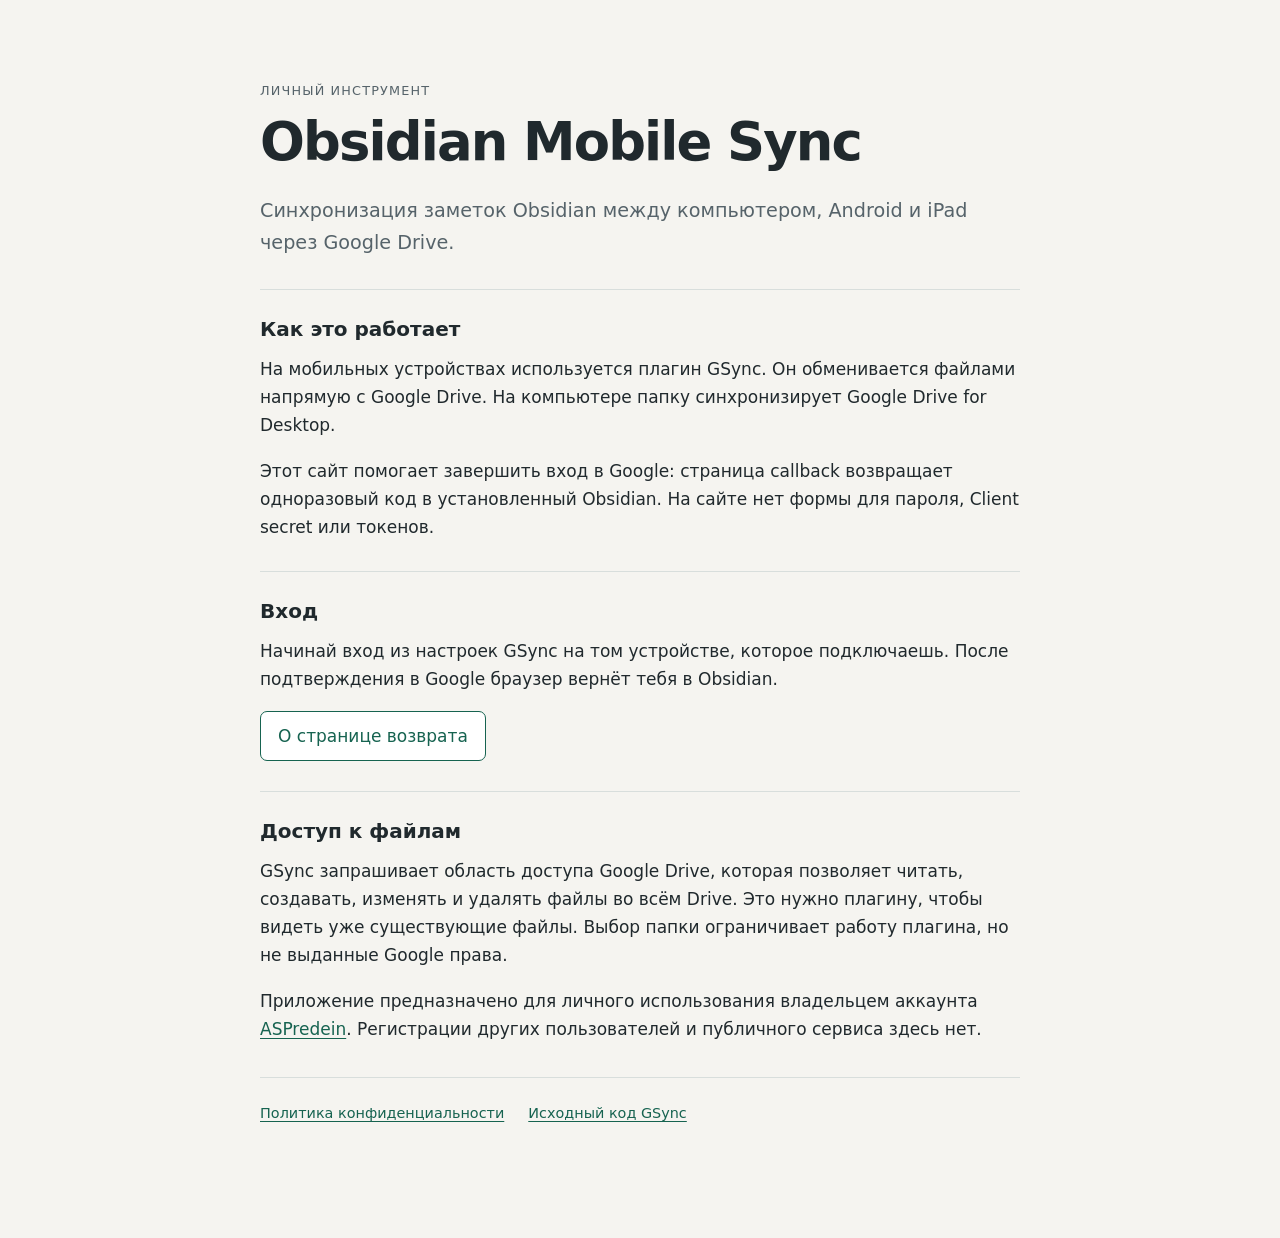
<file: index.html>
<!doctype html>
<html lang="ru">
<head>
  <meta charset="utf-8">
  <meta name="viewport" content="width=device-width, initial-scale=1">
  <meta name="referrer" content="no-referrer">
  <meta http-equiv="Content-Security-Policy" content="default-src 'none'; style-src 'self'; img-src data:; base-uri 'none'; form-action 'none'">
  <link rel="icon" href="data:,">
  <link rel="stylesheet" href="style.css">
  <title>Obsidian Mobile Sync</title>
  <meta name="description" content="Личная синхронизация Obsidian через Google Drive и GSync.">
</head>
<body>
  <main>
    <p class="eyebrow">Личный инструмент</p>
    <h1>Obsidian Mobile Sync</h1>
    <p class="lead">Синхронизация заметок Obsidian между компьютером, Android и iPad через Google Drive.</p>
    <section aria-labelledby="how">
      <h2 id="how">Как это работает</h2>
      <p>На мобильных устройствах используется плагин GSync. Он обменивается файлами напрямую с Google Drive. На компьютере папку синхронизирует Google Drive for Desktop.</p>
      <p>Этот сайт помогает завершить вход в Google: страница callback возвращает одноразовый код в установленный Obsidian. На сайте нет формы для пароля, Client secret или токенов.</p>
    </section>
    <section aria-labelledby="signin">
      <h2 id="signin">Вход</h2>
      <p>Начинай вход из настроек GSync на том устройстве, которое подключаешь. После подтверждения в Google браузер вернёт тебя в Obsidian.</p>
      <a class="button" href="callback.html">О странице возврата</a>
    </section>
    <section aria-labelledby="scope">
      <h2 id="scope">Доступ к файлам</h2>
      <p>GSync запрашивает область доступа Google Drive, которая позволяет читать, создавать, изменять и удалять файлы во всём Drive. Это нужно плагину, чтобы видеть уже существующие файлы. Выбор папки ограничивает работу плагина, но не выданные Google права.</p>
      <p>Приложение предназначено для личного использования владельцем аккаунта <a href="https://github.com/ASPredein" rel="noreferrer">ASPredein</a>. Регистрации других пользователей и публичного сервиса здесь нет.</p>
    </section>
    <footer>
      <a href="privacy.html">Политика конфиденциальности</a>
      <a href="https://github.com/dg0988/ObsidianGSync" rel="noreferrer">Исходный код GSync</a>
    </footer>
  </main>
</body>
</html>
</file>
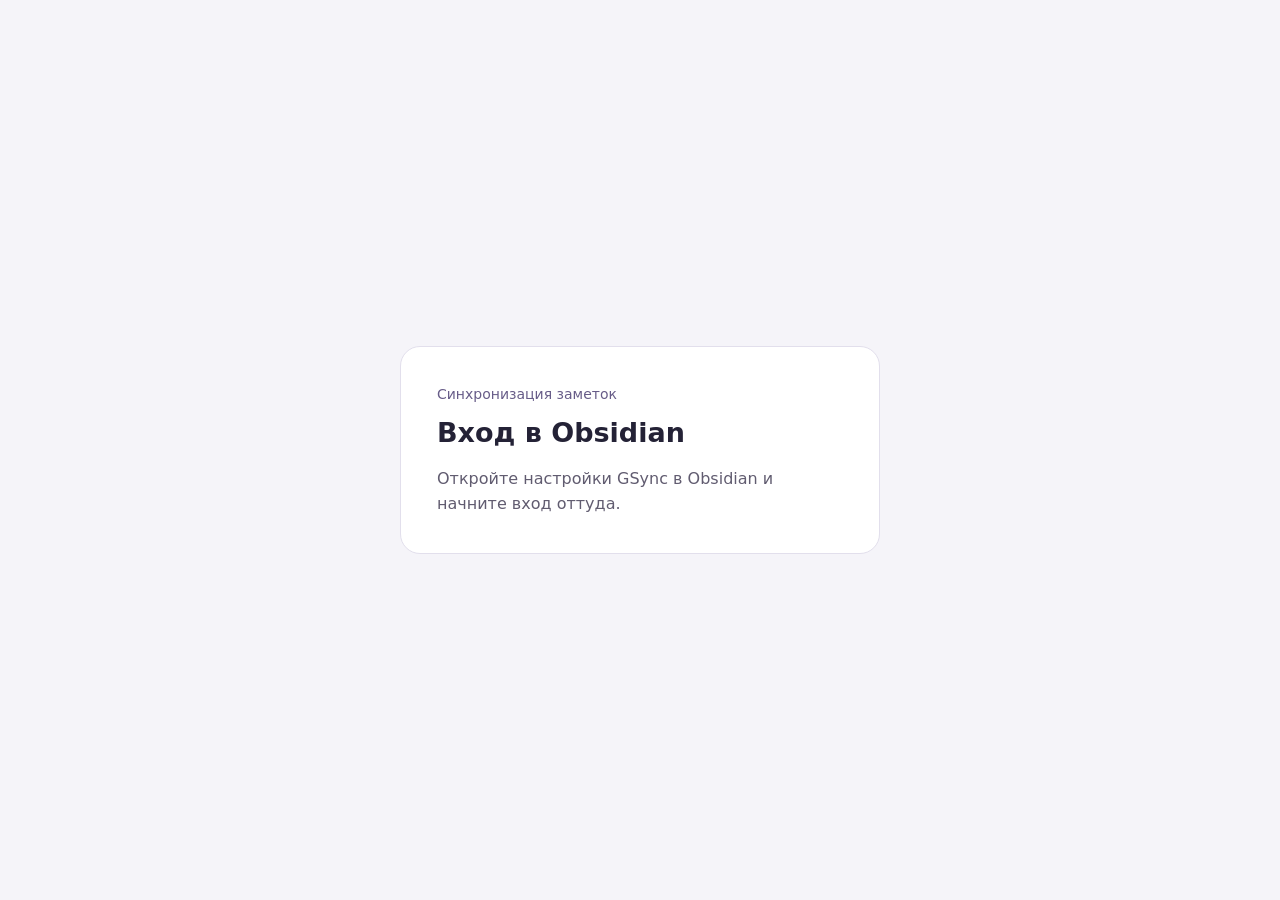
<file: callback.html>
<!doctype html>
<html lang="ru">
<head>
  <meta charset="utf-8">
  <meta name="viewport" content="width=device-width, initial-scale=1">
  <meta name="referrer" content="no-referrer">
  <meta http-equiv="Content-Security-Policy" content="default-src 'none'; script-src 'sha256-NSS28I4kvDGAZDKiGQ1q/LDQZHGTO4CQdjFLIE/2u5k='; style-src 'sha256-KivV1bkuhZYIwA5HQARydkR/YqB7jky4hkOzkHhUhgA='; img-src data:; base-uri 'none'; form-action 'none'">
  <link rel="icon" href="data:image/svg+xml,%3Csvg xmlns='http://www.w3.org/2000/svg' viewBox='0 0 32 32'%3E%3Crect width='32' height='32' rx='8' fill='%235a49b6'/%3E%3Cpath d='M10 8h12v16H10z' fill='white'/%3E%3C/svg%3E">
  <title>Вход в Obsidian</title>
  <!--
    Independent implementation of the GSync callback protocol.
    Protocol reference: GSync 1.0.4, commit
    568016625ba0b77ab06e0718a48bb5eb39275f37:
    https://github.com/dg0988/ObsidianGSync/tree/568016625ba0b77ab06e0718a48bb5eb39275f37
    docs/callback.html, src/auth.ts, src/main.ts.
    This static page does not configure hosting headers or request logging.
  -->
  <style>
    :root { color-scheme: light dark; font-family: system-ui, -apple-system, sans-serif; }
    * { box-sizing: border-box; }
    body { min-height: 100svh; margin: 0; padding: 24px; display: grid; place-items: center; background: #f5f4f9; color: #242236; }
    main { width: min(100%, 480px); padding: 36px; border: 1px solid #e2dfec; border-radius: 20px; background: #fff; }
    .label { margin: 0 0 12px; color: #675c88; font-size: 14px; }
    h1 { margin: 0 0 16px; font-size: 27px; line-height: 1.2; }
    p { margin: 0; line-height: 1.6; }
    #message { color: #615c70; }
    #open { display: block; margin-top: 24px; padding: 13px 18px; border-radius: 10px; background: #5a49b6; color: #fff; text-decoration: none; text-align: center; font-weight: 600; }
    #open:focus-visible { outline: 3px solid #9d8ced; outline-offset: 4px; }
    .hint { margin-top: 20px; color: #716b7e; font-size: 13px; }
    [hidden] { display: none !important; }
    @media (prefers-color-scheme: dark) {
      body { background: #181620; color: #f1edf8; }
      main { background: #221f2d; border-color: #393244; }
      .label { color: #b9a8e2; }
      #message, .hint { color: #c3bacc; }
      #open { background: #7961d2; }
    }
    @media (max-width: 400px) { main { padding: 26px; } }
  </style>
</head>
<body>
  <main>
    <p class="label">Синхронизация заметок</p>
    <h1 id="title">Вход в Obsidian</h1>
    <p id="message" role="status" aria-live="polite">Откройте настройки GSync в Obsidian и начните вход оттуда.</p>
    <a id="open" hidden>Открыть Obsidian</a>
    <p id="hint" class="hint" hidden>Эта ссылка действует две минуты.</p>
    <noscript><p class="hint">Для возврата в Obsidian включите JavaScript и начните вход заново.</p></noscript>
  </main>
  <script>
    (() => {
      "use strict";

      let params;
      try {
        params = new URLSearchParams(window.location.search);
        // Clear the current browser URL before processing the response.
        window.history.replaceState(null, "", window.location.pathname);
      } catch {
        document.getElementById("message").textContent = "Не удалось подготовить возврат в Obsidian. Начните вход заново в настройках GSync.";
        return;
      }

      const title = document.getElementById("title");
      const message = document.getElementById("message");
      const open = document.getElementById("open");
      const hint = document.getElementById("hint");
      const empty = params.toString() === "";
      const stateCount = params.getAll("state").length;
      const codeCount = params.getAll("code").length;
      const errorCount = params.getAll("error").length;
      let state = params.get("state");
      let code = params.get("code");
      let error = params.get("error");
      params = null;
      if (empty) return;

      const success = codeCount === 1 && errorCount === 0 && Boolean(code);
      const failure = errorCount === 1 && codeCount === 0 && Boolean(error);
      let vault = null;
      let match = null;

      function decodeBase64url(value) {
        const padding = "=".repeat((4 - value.length % 4) % 4);
        const binary = window.atob(value.replace(/-/g, "+").replace(/_/g, "/") + padding);
        const canonical = window.btoa(binary).replace(/\+/g, "-").replace(/\//g, "_").replace(/=+$/, "");
        if (canonical !== value) throw new Error("Invalid encoding");
        return Uint8Array.from(binary, character => character.charCodeAt(0));
      }

      try {
        if (stateCount !== 1 || (!success && !failure) || !state || state.length > 16384 || (code && code.length > 8192) || (error && error.length > 1024)) {
          throw new Error("Invalid response");
        }
        match = /^([A-Za-z0-9_-]{22})~([A-Za-z0-9_-]+)$/.exec(state);
        if (!match || decodeBase64url(match[1]).length !== 16) throw new Error("Invalid state");
        vault = new TextDecoder("utf-8", { fatal: true }).decode(decodeBase64url(match[2]));
        if (!vault || /[\u0000-\u001f\u007f]/u.test(vault)) throw new Error("Invalid vault");
      } catch {
        state = code = error = vault = match = null;
        title.textContent = "Не удалось завершить вход";
        message.textContent = "Откройте настройки GSync в Obsidian и начните вход заново на этом устройстве.";
        return;
      }

      let outgoing = new URLSearchParams();
      outgoing.set("vault", vault);
      outgoing.set("state", state);
      if (success) outgoing.set("code", code);
      else outgoing.set("error", error);
      // Obsidian URI requires percent-encoded spaces, not form-encoded plus signs.
      let destination = "obsidian://gsync-auth?" + outgoing.toString().replace(/\+/g, "%20");
      state = code = error = vault = match = outgoing = null;

      const expiresAt = Date.now() + 120000;
      let active = true;
      let automaticTimer = null;
      let expirationTimer = null;

      function expire() {
        if (!active) return;
        active = false;
        if (automaticTimer !== null) window.clearTimeout(automaticTimer);
        if (expirationTimer !== null) window.clearTimeout(expirationTimer);
        automaticTimer = expirationTimer = null;
        destination = null;
        open.removeAttribute("href");
        open.hidden = true;
        hint.hidden = true;
        title.textContent = "Ссылка больше не активна";
        message.textContent = "Если вход ещё не завершён, откройте настройки GSync в Obsidian и начните его заново.";
        window.removeEventListener("pageshow", checkExpiry);
        window.removeEventListener("focus", checkExpiry);
        document.removeEventListener("visibilitychange", checkExpiry);
      }

      function checkExpiry() {
        if (active && Date.now() >= expiresAt) expire();
        return !active;
      }

      open.addEventListener("click", event => {
        if (checkExpiry()) event.preventDefault();
      });
      // Mobile browsers can suspend timers while Obsidian is in the foreground.
      window.addEventListener("pageshow", checkExpiry);
      window.addEventListener("focus", checkExpiry);
      document.addEventListener("visibilitychange", checkExpiry);

      open.href = destination;
      open.hidden = false;
      hint.hidden = false;
      title.textContent = success ? "Возвращаемся в Obsidian" : "Вход не завершён";
      message.textContent = success
        ? "Если приложение не открылось само, нажмите кнопку ниже."
        : "Вернитесь в Obsidian, чтобы завершить эту попытку и при необходимости начать вход заново.";

      expirationTimer = window.setTimeout(expire, 120000);
      if (success) {
        automaticTimer = window.setTimeout(() => {
          automaticTimer = null;
          if (checkExpiry()) return;
          try { window.location.assign(destination); } catch { /* The manual link remains available. */ }
        }, 500);
      }
    })();
  </script>
</body>
</html>
</file>
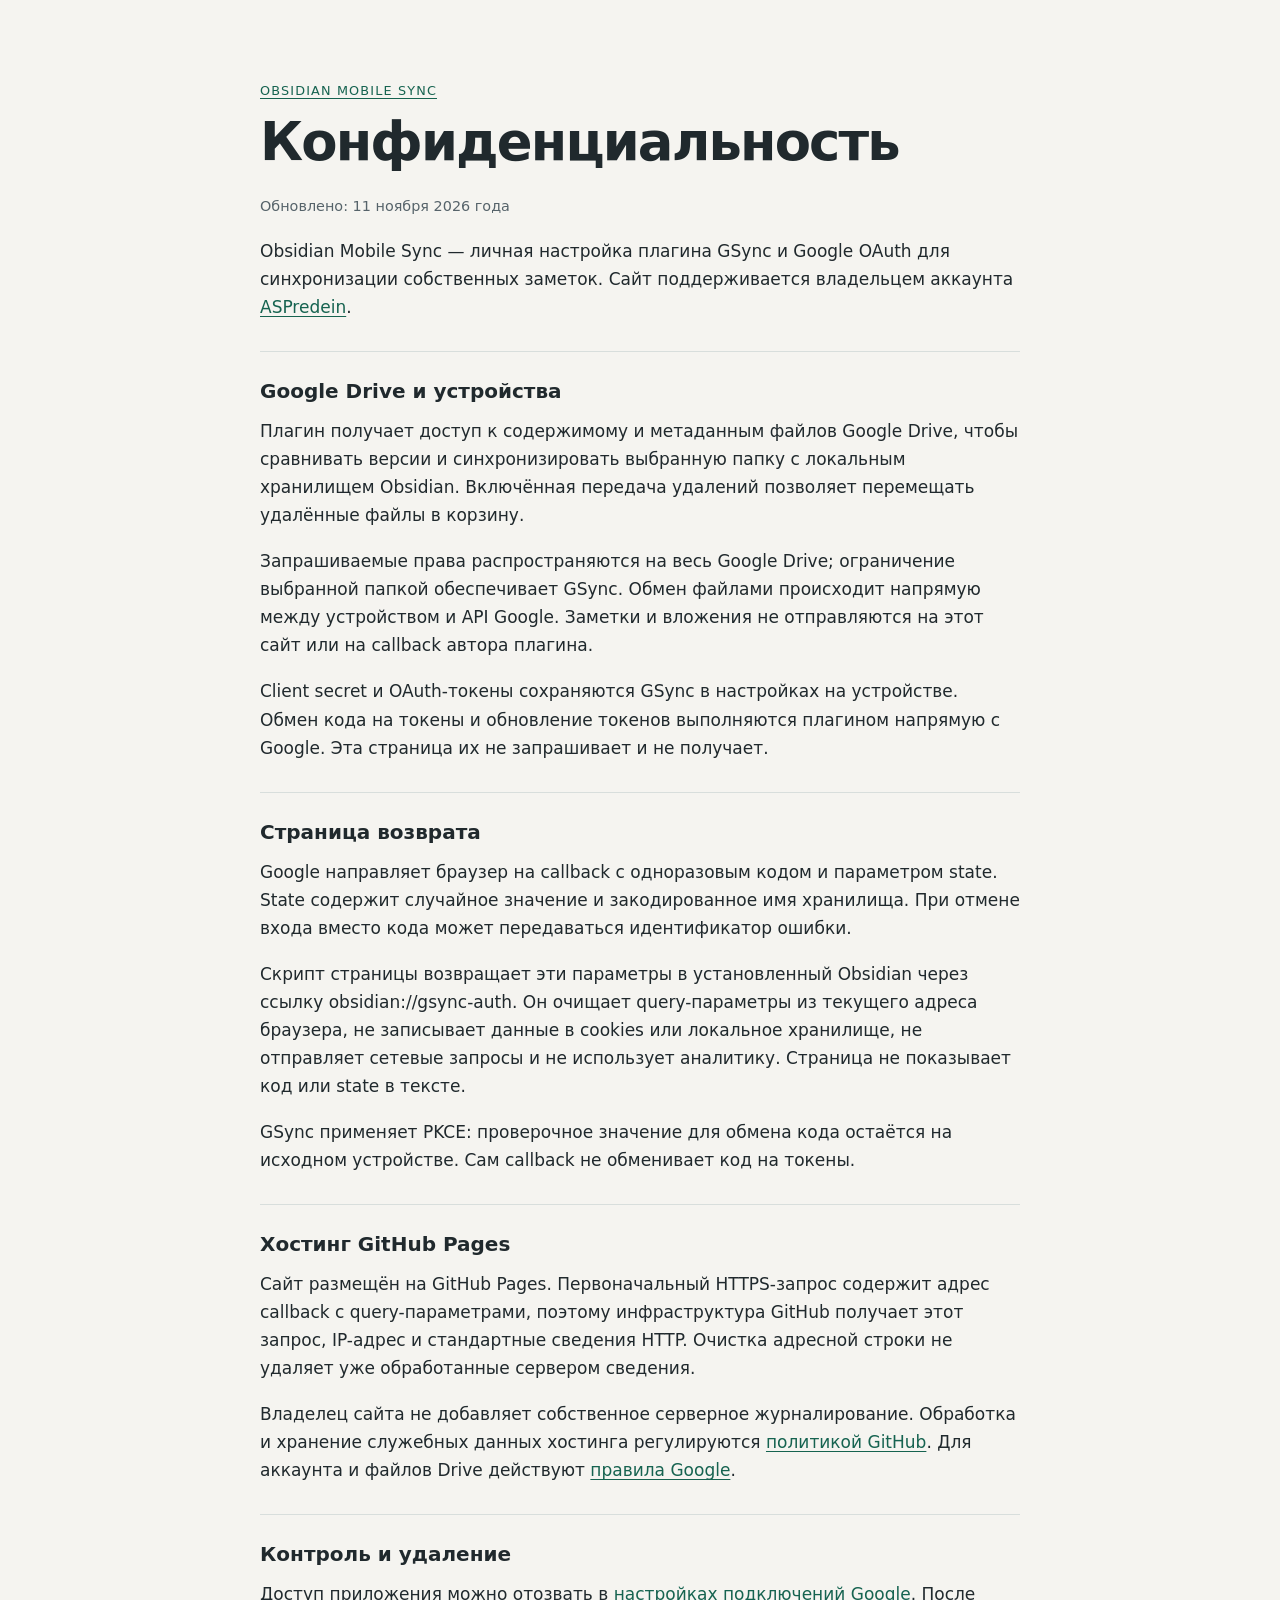
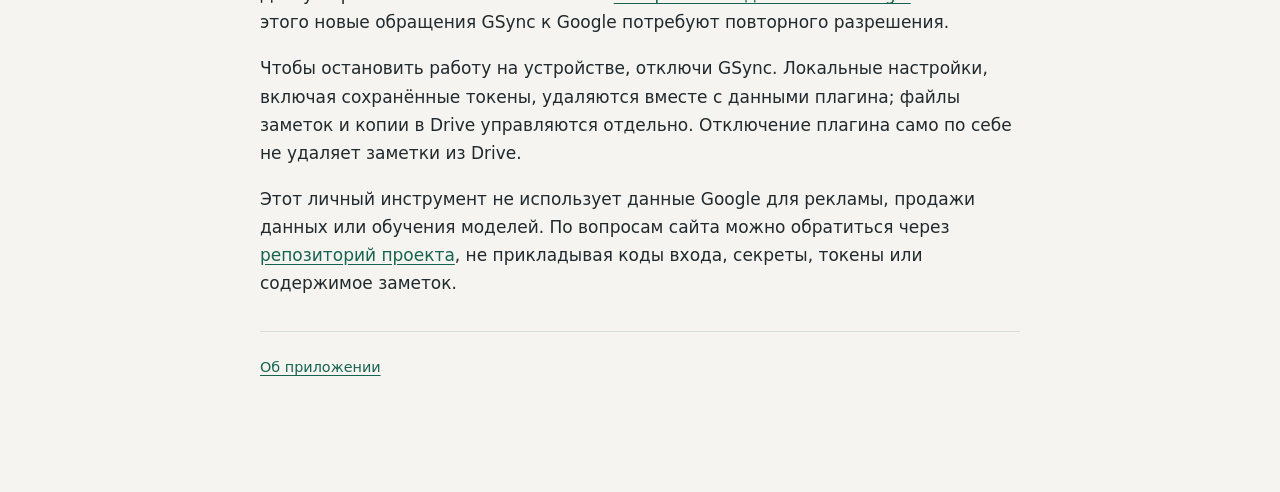
<file: privacy.html>
<!doctype html>
<html lang="ru">
<head>
  <meta charset="utf-8">
  <meta name="viewport" content="width=device-width, initial-scale=1">
  <meta name="referrer" content="no-referrer">
  <meta http-equiv="Content-Security-Policy" content="default-src 'none'; style-src 'self'; img-src data:; base-uri 'none'; form-action 'none'">
  <link rel="icon" href="data:,">
  <link rel="stylesheet" href="style.css">
  <title>Конфиденциальность — Obsidian Mobile Sync</title>
</head>
<body>
  <main>
    <p class="eyebrow"><a href="index.html">Obsidian Mobile Sync</a></p>
    <h1>Конфиденциальность</h1>
    <p class="meta">Обновлено: 11 ноября 2026 года</p>
    <p>Obsidian Mobile Sync — личная настройка плагина GSync и Google OAuth для синхронизации собственных заметок. Сайт поддерживается владельцем аккаунта <a href="https://github.com/ASPredein" rel="noreferrer">ASPredein</a>.</p>
    <section aria-labelledby="drive">
      <h2 id="drive">Google Drive и устройства</h2>
      <p>Плагин получает доступ к содержимому и метаданным файлов Google Drive, чтобы сравнивать версии и синхронизировать выбранную папку с локальным хранилищем Obsidian. Включённая передача удалений позволяет перемещать удалённые файлы в корзину.</p>
      <p>Запрашиваемые права распространяются на весь Google Drive; ограничение выбранной папкой обеспечивает GSync. Обмен файлами происходит напрямую между устройством и API Google. Заметки и вложения не отправляются на этот сайт или на callback автора плагина.</p>
      <p>Client secret и OAuth-токены сохраняются GSync в настройках на устройстве. Обмен кода на токены и обновление токенов выполняются плагином напрямую с Google. Эта страница их не запрашивает и не получает.</p>
    </section>
    <section aria-labelledby="callback">
      <h2 id="callback">Страница возврата</h2>
      <p>Google направляет браузер на callback с одноразовым кодом и параметром state. State содержит случайное значение и закодированное имя хранилища. При отмене входа вместо кода может передаваться идентификатор ошибки.</p>
      <p>Скрипт страницы возвращает эти параметры в установленный Obsidian через ссылку obsidian://gsync-auth. Он очищает query-параметры из текущего адреса браузера, не записывает данные в cookies или локальное хранилище, не отправляет сетевые запросы и не использует аналитику. Страница не показывает код или state в тексте.</p>
      <p>GSync применяет PKCE: проверочное значение для обмена кода остаётся на исходном устройстве. Сам callback не обменивает код на токены.</p>
    </section>
    <section aria-labelledby="hosting">
      <h2 id="hosting">Хостинг GitHub Pages</h2>
      <p>Сайт размещён на GitHub Pages. Первоначальный HTTPS-запрос содержит адрес callback с query-параметрами, поэтому инфраструктура GitHub получает этот запрос, IP-адрес и стандартные сведения HTTP. Очистка адресной строки не удаляет уже обработанные сервером сведения.</p>
      <p>Владелец сайта не добавляет собственное серверное журналирование. Обработка и хранение служебных данных хостинга регулируются <a href="https://docs.github.com/en/site-policy/privacy-policies/github-general-privacy-statement" rel="noreferrer">политикой GitHub</a>. Для аккаунта и файлов Drive действуют <a href="https://policies.google.com/privacy" rel="noreferrer">правила Google</a>.</p>
    </section>
    <section aria-labelledby="control">
      <h2 id="control">Контроль и удаление</h2>
      <p>Доступ приложения можно отозвать в <a href="https://myaccount.google.com/connections" rel="noreferrer">настройках подключений Google</a>. После этого новые обращения GSync к Google потребуют повторного разрешения.</p>
      <p>Чтобы остановить работу на устройстве, отключи GSync. Локальные настройки, включая сохранённые токены, удаляются вместе с данными плагина; файлы заметок и копии в Drive управляются отдельно. Отключение плагина само по себе не удаляет заметки из Drive.</p>
      <p>Этот личный инструмент не использует данные Google для рекламы, продажи данных или обучения моделей. По вопросам сайта можно обратиться через <a href="https://github.com/ASPredein/obsidian-gsync-pages/issues" rel="noreferrer">репозиторий проекта</a>, не прикладывая коды входа, секреты, токены или содержимое заметок.</p>
    </section>
    <footer><a href="index.html">Об приложении</a></footer>
  </main>
</body>
</html>
</file>
<file: style.css>
:root{color-scheme:light dark;--bg:#f5f4f0;--fg:#20292d;--muted:#56636a;--line:#d8dedc;--accent:#166350;--surface:#fff}
@media(prefers-color-scheme:dark){:root{--bg:#141b1f;--fg:#ecf1ef;--muted:#a8b6b2;--line:#33413f;--accent:#8ed5bd;--surface:#1c2529}}
*{box-sizing:border-box}
body{margin:0;background:var(--bg);color:var(--fg);font:17px/1.65 system-ui,-apple-system,BlinkMacSystemFont,"Segoe UI",sans-serif}
main{width:min(100% - 40px,760px);margin:clamp(28px,7vw,80px) auto;padding-bottom:32px}
.eyebrow{font-size:.8rem;text-transform:uppercase;letter-spacing:.09em;color:var(--muted);margin-bottom:12px}
h1{font-size:clamp(2rem,7vw,3.3rem);line-height:1.1;letter-spacing:-.035em;margin:0 0 24px;overflow-wrap:anywhere}
h2{font-size:1.25rem;line-height:1.4;margin:0 0 12px}
p{margin:0 0 18px}.lead{font-size:1.2rem;color:var(--muted)}.meta{color:var(--muted);font-size:.9rem}
section{border-top:1px solid var(--line);padding-top:25px;margin-top:30px}
a{color:var(--accent);text-underline-offset:3px;overflow-wrap:anywhere}
a:focus-visible{outline:3px solid var(--accent);outline-offset:5px;border-radius:2px}
.button{display:inline-block;padding:10px 17px;border:1px solid var(--accent);border-radius:7px;text-decoration:none;background:var(--surface)}
footer{display:flex;gap:12px 24px;flex-wrap:wrap;border-top:1px solid var(--line);padding-top:24px;margin-top:34px;font-size:.9rem}
@media(max-width:420px){body{font-size:16px}main{width:calc(100% - 32px)}}
</file>
